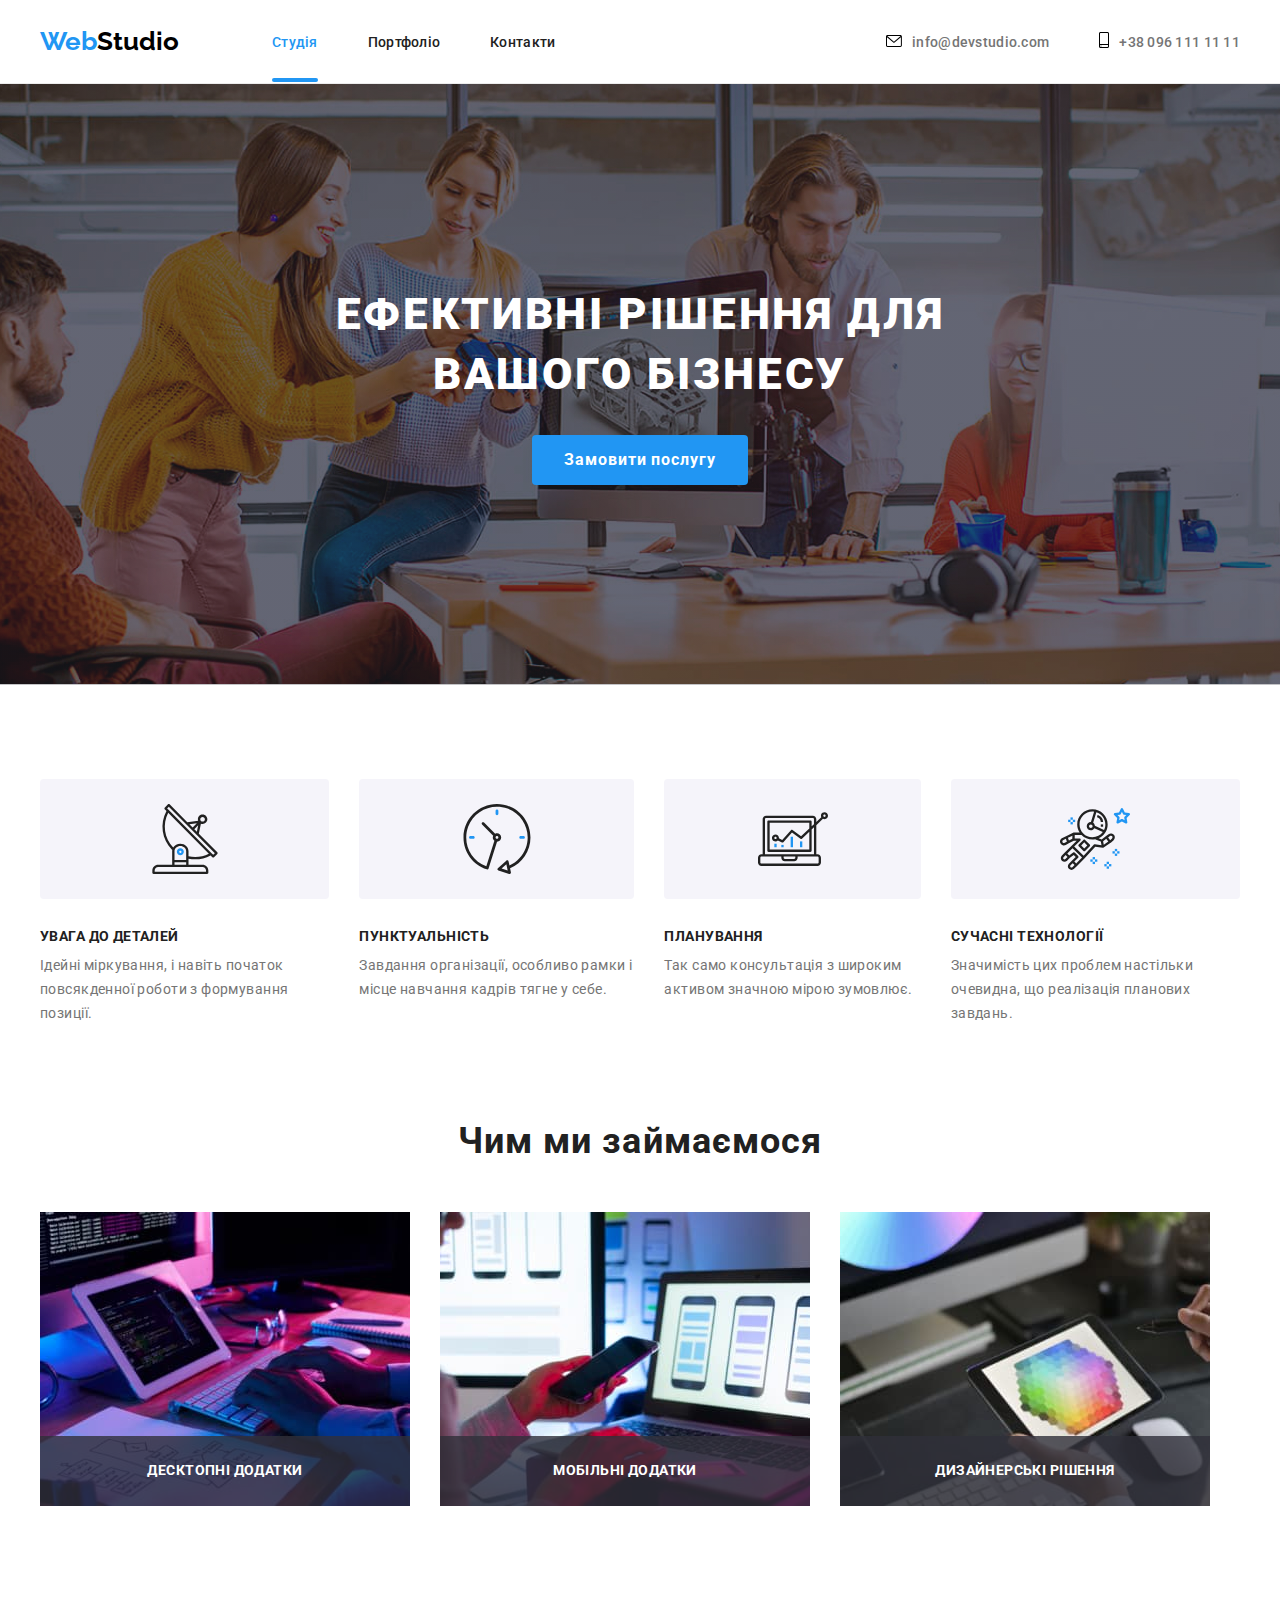
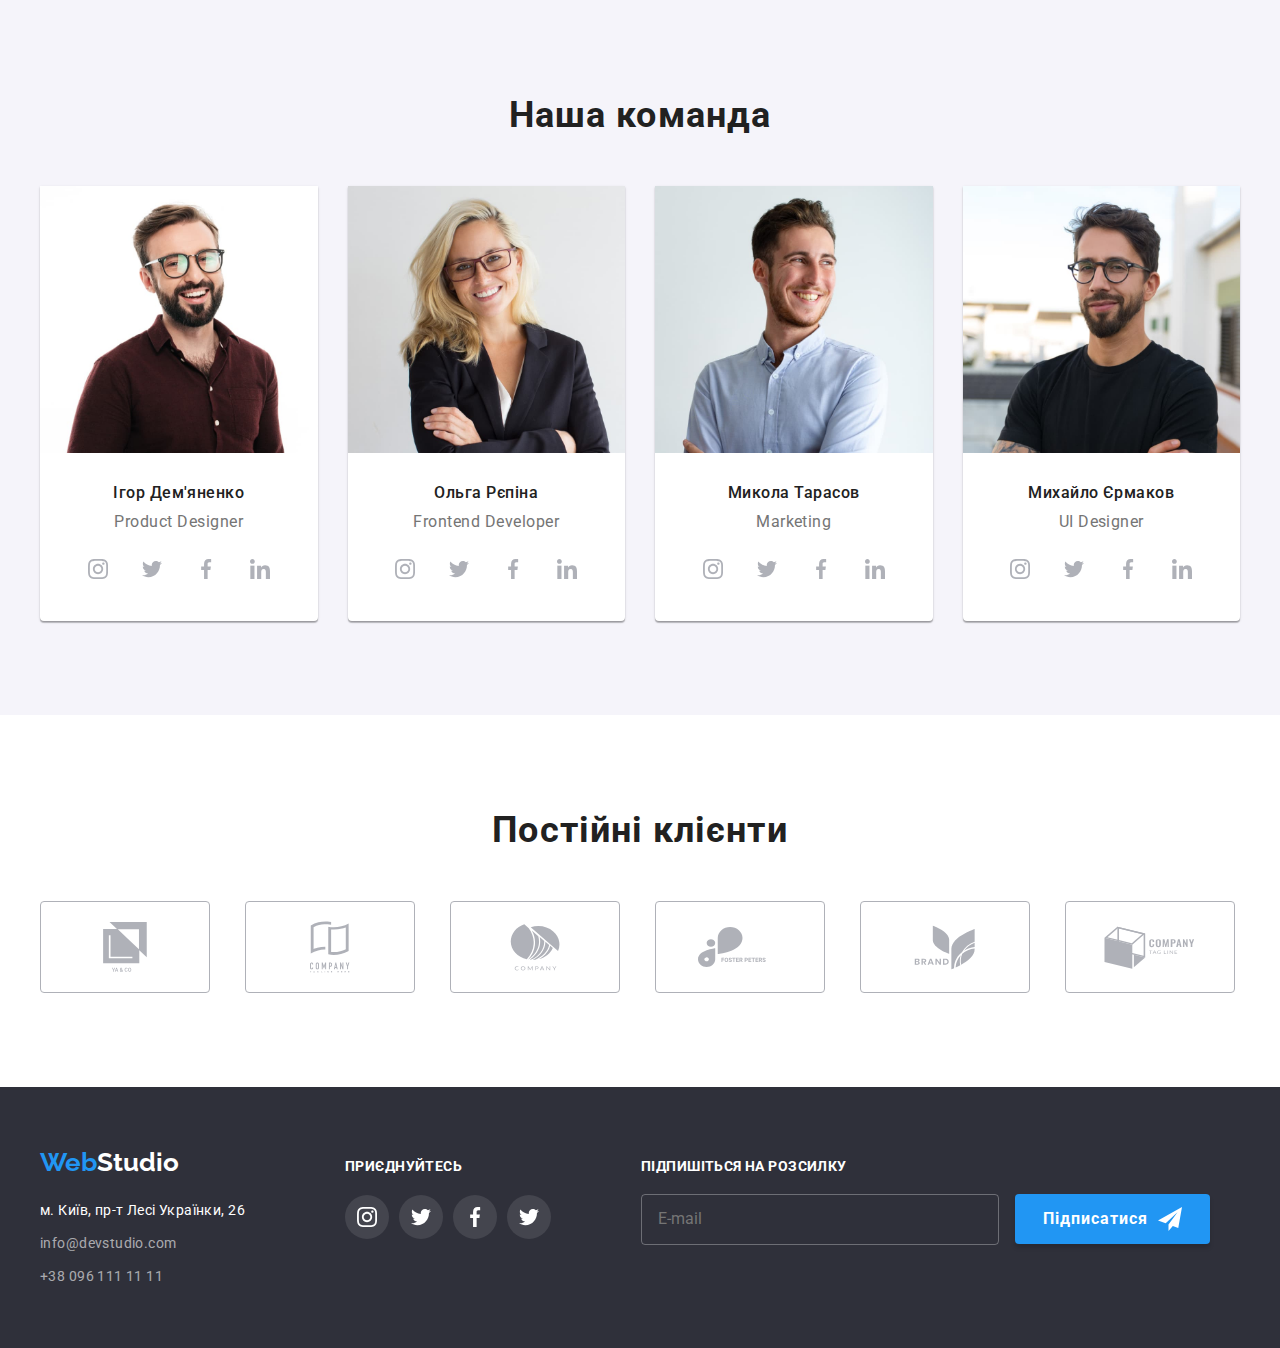
<file: index.html>
<!DOCTYPE html>
<html lang="uk">
  <head>
    <meta charset="UTF-8" />
    <meta http-equiv="X-UA-Compatible" content="IE=edge" />
    <meta name="viewport" content="width=device-width, initial-scale=1.0" />
    <link rel="stylesheet" href="./css/modern-normalize.css" />
    <link rel="preconnect" href="https://fonts.googleapis.com" />
    <link rel="preconnect" href="https://fonts.gstatic.com" crossorigin />
    <link
      href="https://fonts.googleapis.com/css2?family=Raleway:wght@700&family=Roboto:wght@400;500;700;900&display=swap"
      rel="stylesheet"
    />
    <link rel="stylesheet" href="./css/styles.css" />
    <title>Home</title>
  </head>
    <header class="header">
      <div class="container">
        <div class="header-container">
          <a class="header-logo" href="#"><span>Web</span>Studio</a>
          <nav class="navigation">
            <ul class="main-menu">
              <li class="navigation-link current"><a href="#">Студія</a></li>
              <li class="navigation-link">
                <a href="./portfolio.html">Портфоліо</a>
              </li>
              <li class="navigation-link"><a href="#">Контакти</a></li>
            </ul>
          </nav>
          <ul class="header-information">
            <li class="header-mail">
              <a href="mailto:info@devstudio.com">
                <span>
                  <svg width="16" height="12">
                    <use href="./images/icons.svg#icon-mail"></use>
                  </svg>
                </span>
                info@devstudio.com</a
              >
            </li>
            <li class="header-phone">
              <a href="tel:380961111111">
                <span>
                  <svg width="10" height="16">
                    <use href="./images/icons.svg#icon-smartphone"></use>
                  </svg>
                </span>
                +38 096 111 11 11
              </a>
            </li>
          </ul>
        </div>
      </div>
    </header>
    <main>
      <section class="section hero-section">
        <div class="container">
          <h1>Ефективні рішення для <br />вашого бізнесу</h1>
          <button class="hero-button" type="button" data-modal-open>Замовити послугу</button>
        </div>
      </section>
      <section class="section benefits-section">
        <div class="container">
          <h2 class="visually-hidden">Наші переваги</h2>
          <ul class="benefits-list">
            <li class="benefits-item icon-antena">
              <h3>УВАГА ДО ДЕТАЛЕЙ</h3>
              <p>
                Ідейні міркування, і навіть початок повсякденної роботи з
                формування позиції.
              </p>
            </li>
            <li class="benefits-item icon-clock">
              <h3>ПУНКТУАЛЬНІСТЬ</h3>
              <p>
                Завдання організації, особливо рамки і місце навчання кадрів
                тягне у себе.
              </p>
            </li>
            <li class="benefits-item icon-diagram">
              <h3>ПЛАНУВАННЯ</h3>
              <p>
                Так само консультація з широким активом значною мірою зумовлює.
              </p>
            </li>
            <li class="benefits-item icon-astronaut">
              <h3>СУЧАСНІ ТЕХНОЛОГІЇ</h3>
              <p>
                Значимість цих проблем настільки очевидна, що реалізація
                планових завдань.
              </p>
            </li>
          </ul>
        </div>
      </section>
      <section class="section about-section">
        <div class="container">
          <h2>Чим ми займаємося</h2>
          <ul class="about-list">
            <li class="about-item">
              <img
                src="./images/img-2.jpg"
                width="370"
                height="294"
                alt="Робочий процес"
              />
              <p class="about-text">Десктопні додатки</p>
            </li>
            <li class="about-item">
              <img
                src="./images/img-1.jpg"
                width="370"
                height="294"
                alt="Робота з ноутбуком"
              />
              <p class="about-text">Мобільні додатки</p>
            </li>
            <li class="about-item">
              <img
                src="./images/img-3.jpg"
                width="370"
                height="294"
                alt="Робота із планшетом"
              />
              <p class="about-text">Дизайнерські рішення</p>
            </li>
          </ul>
        </div>
      </section>
      <section class="section team-section">
        <div class="container">
          <h2>Наша команда</h2>
          <ul class="team-list">
            <li class="team-item">
              <img
                src="./images/person-1.jpg"
                width="270"
                height="260"
                alt="Ігор Дем'яненко"
              />
              <div class="team-text">
                <h3>Ігор Дем'яненко</h3>
                <p>Product Designer</p>
                <ul class="social-link-list">
                  <li class="socia-link-item">
                    <a href="#" class="social-instagram">
                      <svg width="20" height="20">
                        <use href="./images/icons.svg#icon-instagram"></use>
                      </svg>
                    </a>
                  </li>
                  <li class="socia-link-item">
                    <a href="#" class="social-twitter">
                      <svg width="20" height="20">
                        <use href="./images/icons.svg#icon-twitter"></use>
                      </svg>
                    </a>
                  </li>
                  <li class="socia-link-item">
                    <a href="#" class="social-facebook">
                      <svg width="20" height="20">
                        <use href="./images/icons.svg#icon-facebook"></use>
                      </svg>
                    </a>
                  </li>
                  <li class="socia-link-item">
                    <a href="#" class="social-linkedin">
                      <svg width="20" height="20">
                        <use href="./images/icons.svg#icon-linkedin"></use>
                      </svg>
                    </a>
                  </li>
                </ul>
              </div>
            </li>
            <li class="team-item">
              <img
                src="./images/person-2.jpg"
                width="270"
                height="260"
                alt="Ольга Рєпіна"
              />
              <div class="team-text">
                <h3>Ольга Рєпіна</h3>
                <p>Frontend Developer</p>
                <ul class="social-link-list">
                  <li class="socia-link-item">
                    <a href="#" class="social-instagram">
                      <svg width="20" height="20">
                        <use href="./images/icons.svg#icon-instagram"></use>
                      </svg>
                    </a>
                  </li>
                  <li class="socia-link-item">
                    <a href="#" class="social-twitter">
                      <svg width="20" height="20">
                        <use href="./images/icons.svg#icon-twitter"></use>
                      </svg>
                    </a>
                  </li>
                  <li class="socia-link-item">
                    <a href="#" class="social-facebook">
                      <svg width="20" height="20">
                        <use href="./images/icons.svg#icon-facebook"></use>
                      </svg>
                    </a>
                  </li>
                  <li class="socia-link-item">
                    <a href="#" class="social-linkedin">
                      <svg width="20" height="20">
                        <use href="./images/icons.svg#icon-linkedin"></use>
                      </svg>
                    </a>
                  </li>
                </ul>
              </div>
            </li>
            <li class="team-item">
              <img
                src="./images/person-3.jpg"
                width="270"
                height="260"
                alt="Микола Тарасов"
              />
              <div class="team-text">
                <h3>Микола Тарасов</h3>
                <p>Marketing</p>
                <ul class="social-link-list">
                  <li class="socia-link-item">
                    <a href="#" class="social-instagram">
                      <svg width="20" height="20">
                        <use href="./images/icons.svg#icon-instagram"></use>
                      </svg>
                    </a>
                  </li>
                  <li class="socia-link-item">
                    <a href="#" class="social-twitter">
                      <svg width="20" height="20">
                        <use href="./images/icons.svg#icon-twitter"></use>
                      </svg>
                    </a>
                  </li>
                  <li class="socia-link-item">
                    <a href="#" class="social-facebook">
                      <svg width="20" height="20">
                        <use href="./images/icons.svg#icon-facebook"></use>
                      </svg>
                    </a>
                  </li>
                  <li class="socia-link-item">
                    <a href="#" class="social-linkedin">
                      <svg width="20" height="20">
                        <use href="./images/icons.svg#icon-linkedin"></use>
                      </svg>
                    </a>
                  </li>
                </ul>
              </div>
            </li>
            <li class="team-item">
              <img
                src="./images/person-4.jpg"
                width="270"
                height="260"
                alt="Михайло Єрмаков"
              />
              <div class="team-text">
                <h3>Михайло Єрмаков</h3>
                <p>UI Designer</p>
                <ul class="social-link-list">
                  <li class="socia-link-item">
                    <a href="#" class="social-instagram">
                      <svg width="20" height="20">
                        <use href="./images/icons.svg#icon-instagram"></use>
                      </svg>
                    </a>
                  </li>
                  <li class="socia-link-item">
                    <a href="#" class="social-twitter">
                      <svg width="20" height="20">
                        <use href="./images/icons.svg#icon-twitter"></use>
                      </svg>
                    </a>
                  </li>
                  <li class="socia-link-item">
                    <a href="#" class="social-facebook">
                      <svg width="20" height="20">
                        <use href="./images/icons.svg#icon-facebook"></use>
                      </svg>
                    </a>
                  </li>
                  <li class="socia-link-item">
                    <a href="#" class="social-linkedin">
                      <svg width="20" height="20">
                        <use href="./images/icons.svg#icon-linkedin"></use>
                      </svg>
                    </a>
                  </li>
                </ul>
              </div>
            </li>
          </ul>
        </div>
      </section>
      <section class="section client-section">
        <div class="container">
          <h2>Постійні клієнти</h2>
          <ul class="clients-list">
            <li class="clients-item">
              <a href="" class="clients-link">
                <svg width="50" height="50">
                  <use href="./images/icons.svg#icon-clients-1"></use>
                </svg>
              </a>
            </li>
            <li class="clients-item">
              <a href="" class="clients-link">
                <svg width="40" height="52">
                  <use href="./images/icons.svg#icon-clients-2"></use>
                </svg>
              </a>
            </li>
            <li class="clients-item">
              <a href="" class="clients-link">
                <svg width="50" height="50">
                  <use href="./images/icons.svg#icon-clients-3"></use>
                </svg>
              </a>
            </li>
            <li class="clients-item">
              <a href="" class="clients-link">
                <svg width="84" height="50">
                  <use href="./images/icons.svg#icon-clients-4"></use>
                </svg>
              </a>
            </li>
            <li class="clients-item">
              <a href="" class="clients-link">
                <svg width="62" height="45">
                  <use href="./images/icons.svg#icon-clients-5"></use>
                </svg>
              </a>
            </li>
            <li class="clients-item">
              <a href="" class="clients-link">
                <svg width="93" height="43">
                  <use href="./images/icons.svg#icon-clients-6"></use>
                </svg>
              </a>
            </li>
          </ul>
        </div>
      </section>
    </main>
    <footer class="footer">
      <div class="container">
        <div class="footer-container">
          <div class="footer-adress">
            <a class="header-logo footer" href="./index.html"
              ><span>Web</span>Studio</a
            >
            <address>
              <ul class="footer-contacts">
                <li>
                  <a
                    class="footer-address"
                    href="https://goo.gl/maps/CPtrU1FHBa2aNyZL9"
                    target="_blank"
                    rel="noopener noreferrer nofollow"
                    >м. Київ, пр-т Лесі Українки, 26</a
                  >
                </li>
                <li class="footer-mail">
                  <a href="mailto:info@devstudio.com">info@devstudio.com</a>
                </li>
                <li class="footer-phone">
                  <a href="tel:380961111111">+38 096 111 11 11</a>
                </li>
              </ul>
            </address>
          </div>
          <div class="footer-socials-block">
            <p class="social-footer-title">приєднуйтесь</p>
            <ul class="social-footer-list">
              <li class="social-footer-item">
                <a href="#" class="social-footer-link">
                  <svg width="20" height="20">
                    <use href="./images/icons.svg#icon-instagram"></use>
                  </svg>
                </a>
              </li>
              <li class="social-footer-item">
                <a href="#" class="social-footer-link">
                  <svg width="20" height="20">
                    <use href="./images/icons.svg#icon-twitter"></use>
                  </svg>
                </a>
              </li>
              <li class="social-footer-item">
                <a href="#" class="social-footer-link">
                  <svg width="20" height="20">
                    <use href="./images/icons.svg#icon-facebook"></use>
                  </svg>
                </a>
              </li>
              <li class="social-footer-item">
                <a href="#" class="social-footer-link">
                  <svg width="20" height="20">
                    <use href="./images/icons.svg#icon-twitter"></use>
                  </svg>
                </a>
              </li>
            </ul>
          </div>
          <div class="footer-email-block">
            <p class="footer-email-title">Підпишіться на розсилку</p>
            <form name="contact-form-footer" autocomplete="off">
              <div class="footer-form-input">
                <input class="footer-input-email" type="email" placeholder="E-mail">
                <button class="footer-form-button" type="submit">
                    Підписатися
                    <svg width="24" height="24">
                      <use href="./images/icons.svg#icon-send"></use>
                    </svg>
                </button>
              </div>
            </form>
          </div>
        </div>
      </div>
    </footer>
    <div class="backdrop is-hidden" data-modal>
      <div class="modal">
        <button type="button" class="modal-button" data-modal-close>
          <svg width="11" height="11">
            <use href="./images/icons.svg#icon-close"></use>
          </svg>
        </button>
        <h2 class="modal-title">Залиште свої дані, ми вам передзвонимо</h2>
        <form name="contact-form" autocomplete="off">
          <div class="form-input">
            <label for="person-name" class="form-label">Ім'я</label>
            <div class="input-wrapper">
            <input type="text" id="person-name" class="input">
            <svg class="input-icon" width="18" height="18">
              <use href="./images/icons.svg#icon-person"></use>
            </svg>
          </div>
          </div>
          <div class="form-input">
            <label for="person-phone" class="form-label">Телефон</label>
            <div class="input-wrapper">
            <input type="tel" id="person-phone" class="input">
            <svg class="input-icon" width="18" height="18">
              <use href="./images/icons.svg#icon-phone"></use>
            </svg>
          </div>
          </div>
          <div class="form-input">
            <label for="person-mail" class="form-label">Пошта</label>
            <div class="input-wrapper">
            <input type="email" id="person-mail" class="input">
            <svg class="input-icon mail" width="18" height="18">
              <use href="./images/icons.svg#icon-email-modal"></use>
            </svg>
          </div>
          </div>
          <div class="form-textarea">
            <label for="person-coment" class="form-label">Коментар</label>
            <textarea id="person-coment" class="textarea" name="person-coment" placeholder="Введіть текст"></textarea>
          </div>
          <div class="form-checkbox">
            <input
            class="checkbox visually-hidden"
            id="terms-checkbox"
            type="checkbox"
            name="terms-checkbox"
          />
          <span class="icon"></span>
          <label class="checkbox-label" for="terms-checkbox">
            Погоджуюся з розсилкою та приймаю
            <a href="#">Умови договору</a>
          </label>
          </div>
          <button class="form-button" type="submit">
            Відправити
          </button>
        </form>
      </div>
    </div>
    <script src="./js/modal.js"></script>
  </body>
</html>
</file>
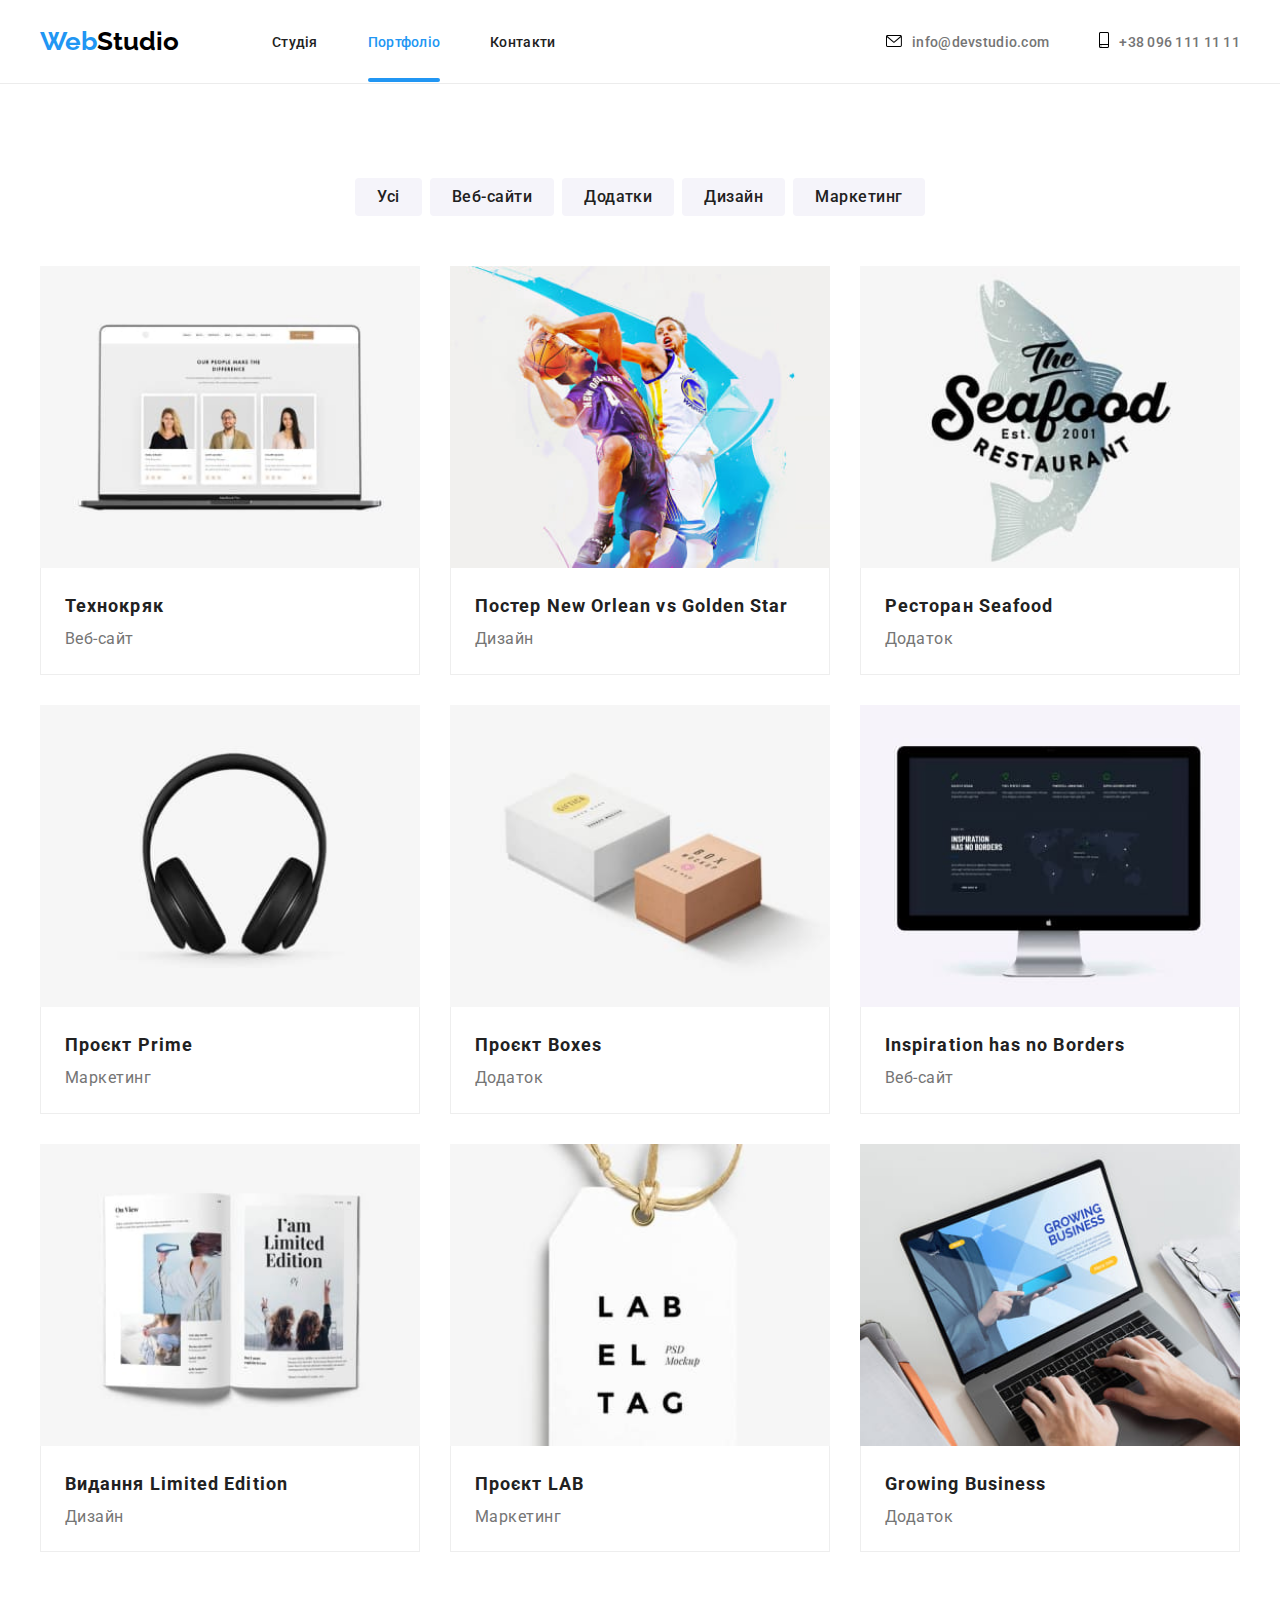
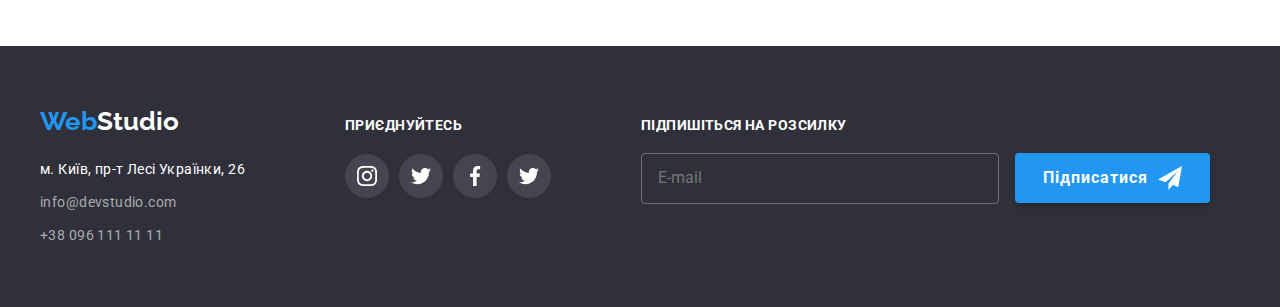
<file: portfolio.html>
<!DOCTYPE html>
<html lang="uk">
  <head>
    <meta charset="UTF-8" />
    <meta http-equiv="X-UA-Compatible" content="IE=edge" />
    <meta name="viewport" content="width=device-width, initial-scale=1.0" />
    <link rel="stylesheet" href="./css/modern-normalize.css" />
    <link rel="preconnect" href="https://fonts.googleapis.com" />
    <link rel="preconnect" href="https://fonts.gstatic.com" crossorigin />
    <link
      href="https://fonts.googleapis.com/css2?family=Raleway:wght@700&family=Roboto:wght@400;500;700;900&display=swap"
      rel="stylesheet"
    />
    <link rel="stylesheet" href="./css/styles.css" />
    <title>Portfolio</title>
  </head>
  <body>
    <header class="header">
      <div class="container">
        <div class="header-container">
          <a class="header-logo" href="./index.html"><span>Web</span>Studio</a>
          <nav class="navigation">
            <ul class="main-menu">
              <li class="navigation-link"><a href="./index.html">Студія</a></li>
              <li class="navigation-link current"><a href="#">Портфоліо</a></li>
              <li class="navigation-link"><a href="#">Контакти</a></li>
            </ul>
          </nav>
          <ul class="header-information">
            <li class="header-mail">
              <a href="mailto:info@devstudio.com">
                <span>
                  <svg width="16" height="12">
                    <use href="./images/icons.svg#icon-mail"></use>
                  </svg>
                </span>
                info@devstudio.com</a
              >
            </li>
            <li class="header-phone">
              <a href="tel:380961111111">
                <span>
                  <svg width="10" height="16">
                    <use href="./images/icons.svg#icon-smartphone"></use>
                  </svg>
                </span>
                +38 096 111 11 11
              </a>
            </li>
          </ul>
        </div>
      </div>
    </header>
    <main>
      <section class="section portfolio-section">
        <div class="container">
          <h1 class="visually-hidden">Портфоліо</h1>
          <ul class="portfolio-tabs">
            <li class="tabs-button"><button type="button">Усі</button></li>
            <li class="tabs-button">
              <button type="button">Веб-сайти</button>
            </li>
            <li class="tabs-button"><button type="button">Додатки</button></li>
            <li class="tabs-button"><button type="button">Дизайн</button></li>
            <li class="tabs-button">
              <button type="button">Маркетинг</button>
            </li>
          </ul>
          <ul class="portfolio-items">
            <li class="portfolio-item">
              <a href="#" class="portfolio-link">
                <div class="portfolio-image-box">
                  <img
                    src="./images/tehnokriak.jpg"
                    alt="Технокряк"
                    width="370"
                    height="294"
                  />
                  <p class="portfolio-image-text">
                    Ресурс пропонує комплексні пропозиції з різним рівнем
                    функціоналу та сервісів. Все це дозволить відвідувачу
                    отримати вичерпні відомості про компанію чи приватну особу.
                  </p>
                </div>
                <div class="portfolio-text">
                  <h3>Технокряк</h3>
                  <p>Веб-сайт</p>
                </div>
              </a>
            </li>
            <li class="portfolio-item">
              <a href="#" class="portfolio-link">
                <div class="portfolio-image-box">
                  <img
                    src="./images/neworlean.jpg"
                    alt="Постер New Orlean vs Golden Star"
                    width="370"
                    height="294"
                  />
                  <p class="portfolio-image-text">
                    Ресурс пропонує комплексні пропозиції з різним рівнем
                    функціоналу та сервісів. Все це дозволить відвідувачу
                    отримати вичерпні відомості про компанію чи приватну особу.
                  </p>
                </div>
                <div class="portfolio-text">
                  <h3>Постер New Orlean vs Golden Star</h3>
                  <p>Дизайн</p>
                </div>
              </a>
            </li>
            <li class="portfolio-item">
              <a href="#" class="portfolio-link"
                ><div class="portfolio-image-box">
                  <img
                    src="./images/seafood.jpg"
                    alt="Ресторан Seafood"
                    width="370"
                    height="294"
                  />
                  <p class="portfolio-image-text">
                    Ресурс пропонує комплексні пропозиції з різним рівнем
                    функціоналу та сервісів. Все це дозволить відвідувачу
                    отримати вичерпні відомості про компанію чи приватну особу.
                  </p>
                </div>
                <div class="portfolio-text">
                  <h3>Ресторан Seafood</h3>
                  <p>Додаток</p>
                </div>
              </a>
            </li>
            <li class="portfolio-item">
              <a href="#" class="portfolio-link"
                ><div class="portfolio-image-box">
                  <img
                    src="./images/prime.jpg"
                    alt="Проєкт Prime"
                    width="370"
                    height="294"
                  />
                  <p class="portfolio-image-text">
                    Ресурс пропонує комплексні пропозиції з різним рівнем
                    функціоналу та сервісів. Все це дозволить відвідувачу
                    отримати вичерпні відомості про компанію чи приватну особу.
                  </p>
                </div>
                <div class="portfolio-text">
                  <h3>Проєкт Prime</h3>
                  <p>Маркетинг</p>
                </div>
              </a>
            </li>
            <li class="portfolio-item">
              <a href="#" class="portfolio-link"
                ><div class="portfolio-image-box">
                  <img
                    src="./images/boxes.jpg"
                    alt="Проєкт Boxes"
                    width="370"
                    height="294"
                  />
                  <p class="portfolio-image-text">
                    Ресурс пропонує комплексні пропозиції з різним рівнем
                    функціоналу та сервісів. Все це дозволить відвідувачу
                    отримати вичерпні відомості про компанію чи приватну особу.
                  </p>
                </div>
                <div class="portfolio-text">
                  <h3>Проєкт Boxes</h3>
                  <p>Додаток</p>
                </div>
              </a>
            </li>
            <li class="portfolio-item">
              <a href="#" class="portfolio-link"
                ><div class="portfolio-image-box">
                  <img
                    src="./images/inspiration.jpg"
                    alt="Веб-сайт Inspiration has no Borders"
                    width="370"
                    height="294"
                  />
                  <p class="portfolio-image-text">
                    Ресурс пропонує комплексні пропозиції з різним рівнем
                    функціоналу та сервісів. Все це дозволить відвідувачу
                    отримати вичерпні відомості про компанію чи приватну особу.
                  </p>
                </div>
                <div class="portfolio-text">
                  <h3>Inspiration has no Borders</h3>
                  <p>Веб-сайт</p>
                </div>
              </a>
            </li>
            <li class="portfolio-item">
              <a href="#" class="portfolio-link"
                ><div class="portfolio-image-box">
                  <img
                    src="./images/limitededition.jpg"
                    alt="Видання Limited Edition"
                    width="370"
                    height="294"
                  />
                  <p class="portfolio-image-text">
                    Ресурс пропонує комплексні пропозиції з різним рівнем
                    функціоналу та сервісів. Все це дозволить відвідувачу
                    отримати вичерпні відомості про компанію чи приватну особу.
                  </p>
                </div>
                <div class="portfolio-text">
                  <h3>Видання Limited Edition</h3>
                  <p>Дизайн</p>
                </div>
              </a>
            </li>
            <li class="portfolio-item">
              <a href="#" class="portfolio-link"
                ><div class="portfolio-image-box">
                  <img
                    src="./images/lab.jpg"
                    alt="Проєкт LAB"
                    width="370"
                    height="294"
                  />
                  <p class="portfolio-image-text">
                    Ресурс пропонує комплексні пропозиції з різним рівнем
                    функціоналу та сервісів. Все це дозволить відвідувачу
                    отримати вичерпні відомості про компанію чи приватну особу.
                  </p>
                </div>
                <div class="portfolio-text">
                  <h3>Проєкт LAB</h3>
                  <p>Маркетинг</p>
                </div>
              </a>
            </li>
            <li class="portfolio-item">
              <a href="#" class="portfolio-link"
                ><div class="portfolio-image-box">
                  <img
                    src="./images/growing.jpg"
                    alt="Growing Business"
                    width="370"
                    height="294"
                  />
                  <p class="portfolio-image-text">
                    Ресурс пропонує комплексні пропозиції з різним рівнем
                    функціоналу та сервісів. Все це дозволить відвідувачу
                    отримати вичерпні відомості про компанію чи приватну особу.
                  </p>
                </div>
                <div class="portfolio-text">
                  <h3>Growing Business</h3>
                  <p>Додаток</p>
                </div>
              </a>
            </li>
          </ul>
        </div>
      </section>
    </main>
    <footer class="footer">
      <div class="container">
        <div class="footer-container">
          <div class="footer-adress">
            <a class="header-logo footer" href="./index.html"
              ><span>Web</span>Studio</a
            >
            <address>
              <ul class="footer-contacts">
                <li>
                  <a
                    class="footer-address"
                    href="https://goo.gl/maps/CPtrU1FHBa2aNyZL9"
                    target="_blank"
                    rel="noopener noreferrer nofollow"
                    >м. Київ, пр-т Лесі Українки, 26</a
                  >
                </li>
                <li class="footer-mail">
                  <a href="mailto:info@devstudio.com">info@devstudio.com</a>
                </li>
                <li class="footer-phone">
                  <a href="tel:380961111111">+38 096 111 11 11</a>
                </li>
              </ul>
            </address>
          </div>
          <div class="footer-socials-block">
            <p class="social-footer-title">приєднуйтесь</p>
            <ul class="social-footer-list">
              <li class="social-footer-item">
                <a href="#" class="social-footer-link">
                  <svg width="20" height="20">
                    <use href="./images/icons.svg#icon-instagram"></use>
                  </svg>
                </a>
              </li>
              <li class="social-footer-item">
                <a href="#" class="social-footer-link">
                  <svg width="20" height="20">
                    <use href="./images/icons.svg#icon-twitter"></use>
                  </svg>
                </a>
              </li>
              <li class="social-footer-item">
                <a href="#" class="social-footer-link">
                  <svg width="20" height="20">
                    <use href="./images/icons.svg#icon-facebook"></use>
                  </svg>
                </a>
              </li>
              <li class="social-footer-item">
                <a href="#" class="social-footer-link">
                  <svg width="20" height="20">
                    <use href="./images/icons.svg#icon-twitter"></use>
                  </svg>
                </a>
              </li>
            </ul>
          </div>
          <div class="footer-email-block">
            <p class="footer-email-title">Підпишіться на розсилку</p>
            <form name="contact-form-footer" autocomplete="off">
              <div class="footer-form-input">
                <input
                  class="footer-input-email"
                  type="email"
                  placeholder="E-mail"
                />
                <button class="footer-form-button" type="submit">
                  Підписатися
                  <svg width="24" height="24">
                    <use href="./images/icons.svg#icon-send"></use>
                  </svg>
                </button>
              </div>
            </form>
          </div>
        </div>
      </div>
    </footer>
  </body>
</html>
</file>
<file: css/styles.css>
:root {
  --primary-text-color: #757575;
  --hover-color: #2196f3;
  --bacground-color: #fffff;
  --titles-color: #212121;
  --primary-white-color: #ffffff;
  --transition-function: cubic-bezier(0.4, 0, 0.2, 1);
}
body {
  font-family: "Roboto", sans-serif;
  font-size: 16px;
  font-weight: 400;
  color: var(--primary-text-color);
  background-color: var(--bacground-color);
}
a {
  text-decoration: none;
  color: inherit;
  cursor: pointer;
}
img {
  display: block;
  max-width: 100%;
  height: auto;
}
h1,
h2,
h3,
h4,
h5,
h6,
p,
ul {
  margin: 0;
  padding: 0;
}
li {
  list-style: none;
}
.container {
  max-width: 1200px;
  margin-left: auto;
  margin-right: auto;
}
.section {
  padding: 94px 0;
}
/* header start */
.header {
  border-bottom: 1px solid #ececec;
}
.header-container {
  display: flex;
  align-items: center;
}
.header-logo {
  font-family: "Raleway", sans-serif;
  font-weight: 700;
  font-size: 26px;
  line-height: 1.2;
  color: #000000;
}
.header-logo span {
  color: #2196f3;
}
.main-menu {
  padding-left: 0;
  margin-left: 93px;
  display: flex;
}
.navigation-link + .navigation-link {
  margin-left: 50px;
}
.navigation .navigation-link a {
  display: block;
  padding: 32px 0;
  font-weight: 500;
  font-size: 14px;
  line-height: 1.15;
  letter-spacing: 0.02em;
  color: #212121;
  transition: color;
  transition-duration: 250ms;
  transition-timing-function: var(--transition-function);
  position: relative;
}
.navigation .navigation-link a::after {
  content: "";
  opacity: 0;
  position: absolute;
  bottom: 0;
  left: 0;
  width: 100%;
  height: 4px;
  background-color: #2196f3;
  border-radius: 2px;
  transition: opacity;
  transition-duration: 250ms;
  transition-timing-function: var(--transition-function);
}
.navigation .navigation-link a:hover:after {
  opacity: 1;
}
.navigation .navigation-link.current a {
  color: #2196f3;
}
.navigation .navigation-link.current a::after {
  content: "";
  position: absolute;
  opacity: 1;
  bottom: 0;
  left: 0;
  width: 100%;
  height: 4px;
  background-color: #2196f3;
  border-radius: 2px;
  transition: background-color;
  transition-duration: 250ms;
  transition-timing-function: var(--transition-function);
}
.navigation .navigation-link a:hover,
.navigation .navigation-link a:focus {
  color: var(--hover-color);
}
ul.header-information {
  margin-left: auto;
  display: flex;
  align-items: center;
}
.header-mail {
  margin-right: 50px;
}
.header-information .header-mail a,
.header-information .header-phone a {
  display: flex;
  align-items: center;
  padding: 32px 0;
  font-weight: 500;
  font-size: 14px;
  letter-spacing: 0.02em;
  line-height: 1.15;
  transition: color, fill;
  transition-duration: 250ms;
  transition-timing-function: var(--transition-function);
}
.header-information .header-mail a span,
.header-information .header-phone a span {
  margin-right: 10px;
}
.header-information .header-mail a span:hover,
.header-information .header-phone a span:focus {
  fill: currentColor;
}
.header-information a:hover,
.header-information a:focus {
  color: var(--hover-color);
  fill: currentColor;
}
/* end header */

/* hero-section section home page */
.section.hero-section {
  padding: 200px 0;
}
.hero-section {
  background-image: linear-gradient(
      to right,
      rgba(47, 48, 58, 0.4),
      rgba(47, 48, 58, 0.4)
    ),
    url("../images/background-image.jpg");
  background-position: center;
  background-repeat: no-repeat;
  background-size: auto;
  text-align: center;
}
.hero-section h1 {
  font-weight: 900;
  font-size: 44px;
  line-height: 1.37;
  color: var(--primary-white-color);
  text-transform: uppercase;
  letter-spacing: 0.06em;
}
.hero-button {
  margin-top: 30px;
  padding: 10px 32px;
  color: var(--primary-white-color);
  background-color: var(--hover-color);
  font-family: "Roboto", sans-serif;
  font-size: 16px;
  font-weight: 700;
  letter-spacing: 0.06em;
  line-height: 1.87;
  cursor: pointer;
  border: 0;
  border-radius: 4px;
  transition: background-color;
  transition-duration: 250ms;
  transition-timing-function: var(--transition-function);
}

.hero-button:hover,
.hero-button:focus {
  background-color: #188ce8;
}
/* end hero-section section home page */
/* start benefits cection */
section.benefits-section {
  padding-bottom: 0;
}
.visually-hidden {
  position: absolute;
  white-space: nowrap;
  width: 1px;
  height: 1px;
  overflow: hidden;
  border: 0;
  padding: 0;
  clip: rect(0 0 0 0);
  clip-path: inset(50%);
  margin: -1px;
}
.benefits-list {
  display: flex;
  gap: 30px;
}
.benefits-item {
  flex-basis: calc((100%-30px) / 4);
}
.benefits-list h3 {
  margin-top: 30px;
  color: var(--titles-color);
  font-weight: 700;
  line-height: 1.14;
  letter-spacing: 0.03em;
  font-size: 14px;
  text-transform: uppercase;
}
.benefits-list p {
  margin-top: 10px;
  line-height: 1.7;
  font-size: 14px;
  letter-spacing: 0.03em;
}
.benefits-item::before {
  content: "";
  display: block;
  height: 120px;
  background-size: auto;
  background-repeat: no-repeat;
  background-position: center;
  background-color: #f5f4fa;
  border-radius: 4px;
}
.icon-antena::before {
  background-image: url("../images/antenna.svg");
}
.icon-clock::before {
  background-image: url("../images/clock.svg");
}
.icon-diagram::before {
  background-image: url("../images/diagram.svg");
}
.icon-astronaut::before {
  background-image: url("../images/astronaut.svg");
}
/* end benefits cection */
/* start about section */
.about-list {
  display: flex;
  gap: 30px;
}
.about-item {
  flex-basis: calc((100%-30px) / 3);
  position: relative;
}
p.about-text {
  width: 100%;
  position: absolute;
  bottom: 0;
  display: block;
  left: 0;
  padding: 27px 0;
  text-align: center;
  font-weight: 700;
  font-size: 14px;
  line-height: 1.14;
  text-align: center;
  letter-spacing: 0.03em;
  text-transform: uppercase;
  color: var(--primary-white-color);
  background-color: rgba(47, 48, 58, 0.8);
}
.about-item img {
  width: 100%;
}
.about-section h2 {
  font-weight: 700;
  font-size: 36px;
  letter-spacing: 0.03em;
  line-height: 1.17;
  color: var(--titles-color);
  text-align: center;
  margin-bottom: 50px;
}
/* end about section */
/* start team section */
.team-section {
  background-color: #f5f4fa;
}
.team-section h2 {
  font-weight: 700;
  font-size: 36px;
  line-height: 1.17;
  letter-spacing: 0.03em;
  color: var(--titles-color);
  text-align: center;
  margin-bottom: 50px;
}
ul.team-list {
  display: flex;
  margin-left: calc(-1 * 30px);
}
.team-item {
  flex-basis: calc(100% / 3 - 30px);
  margin-left: 30px;
  box-shadow: 0px 1px 3px rgba(0, 0, 0, 0.12), 0px 1px 1px rgba(0, 0, 0, 0.14),
    0px 2px 1px rgba(0, 0, 0, 0.2);
  border-radius: 0px 0px 4px 4px;
}
li.team-item img {
  width: 100%;
}
.team-list li {
  background-color: var(--primary-white-color);
}
.team-list li h3 {
  font-weight: 500;
  font-size: 16px;
  letter-spacing: 0.03em;
  line-height: 1.19;
  color: var(--titles-color);
}
.team-list li p {
  line-height: 1.19;
  letter-spacing: 0.03em;
  margin-top: 10px;
}
.team-text {
  padding: 30px 0;
  text-align: center;
}
ul.social-link-list {
  display: flex;
  justify-content: center;
  align-items: center;
  gap: 10px;
  margin-top: 16px;
}
.socia-link-item a {
  fill: #afb1b8;
  display: flex;
  align-items: center;
  align-items: center;
  justify-content: center;
  width: 44px;
  height: 44px;
  border-radius: 50%;
  transition: background-color, fill, border-radius;
  transition-duration: 250ms;
  transition-timing-function: var(--transition-function);
}
.socia-link-item a:hover,
.socia-link-item a:focus {
  background-color: #188ce8;
  border-radius: 50%;
  fill: #ffffff;
}
/* end team section */

/* client-section start */

.client-section h2 {
  font-weight: 700;
  font-size: 36px;
  line-height: 1.17;
  letter-spacing: 0.03em;
  color: var(--titles-color);
  text-align: center;
  margin-bottom: 50px;
}

ul.clients-list {
  display: flex;
  flex-wrap: wrap;
  padding: 0;
  margin: 0;
  margin-left: calc(-1 * 30px);
}
.clients-item {
  flex-basis: calc(100% / 6 - 30px);
  margin-left: 30px;
}
.clients-item a {
  display: flex;
  align-items: center;
  justify-content: center;
  fill: #afb1b8;
  height: 92px;
  width: 170px;
  border: 1px solid #afb1b8;
  border-radius: 4px;
  transition: background-color, fill, border;
  transition-duration: 250ms;
  transition-timing-function: var(--transition-function);
}
.clients-item a:hover,
.clients-item a:focus {
  border-color: var(--hover-color);
  fill: var(--hover-color);
}

/* portfolio page srart */
ul.portfolio-tabs {
  display: flex;
  justify-content: center;
  margin-bottom: 50px;
}
.tabs-button + .tabs-button {
  margin-left: 8px;
}
.tabs-button button {
  font-family: "Roboto", sans-serif;
  font-weight: 500;
  font-size: 16px;
  letter-spacing: 0.03em;
  line-height: 1.62;
  color: var(--titles-color);
  background-color: #f5f4fa;
  cursor: pointer;
  padding: 6px 22px;
  border-radius: 4px;
  border: 0;
  transition: background-color, color, border-radius, box-shadow;
  transition-duration: 250ms;
  transition-timing-function: var(--transition-function);
}
.tabs-button button:hover,
.tabs-button button:focus {
  background-color: var(--hover-color);
  color: var(--primary-white-color);
  box-shadow: 0px 3px 1px rgba(0, 0, 0, 0.1), 0px 1px 2px rgba(0, 0, 0, 0.08),
    0px 2px 2px rgba(0, 0, 0, 0.12);
  border-radius: 4px;
}
ul.portfolio-items {
  display: flex;
  flex-wrap: wrap;
  padding: 0;
  margin: 0;
  margin-left: calc(-1 * 30px);
  margin-top: calc(-1 * 30px);
}
li.portfolio-item {
  flex-basis: calc(100% / 3 - 30px);
  margin-left: 30px;
  margin-top: 30px;
}
.portfolio-image-box {
  position: relative;
  overflow: hidden;
}
p.portfolio-image-text {
  position: absolute;
  top: 0;
  left: 0;
  width: 100%;
  height: 100%;
  font-size: 18px;
  line-height: 1.5;
  letter-spacing: 0.03em;
  color: var(--primary-white-color);
  background-color: rgba(33, 150, 243, 0.9);
  padding: 63px 24px;
  transform: translateY(100%);
  transition: transform 250ms;
}
.portfolio-link:hover p.portfolio-image-text {
  transform: translateY(0%);
}
li.portfolio-item img {
  width: 100%;
}
.portfolio-text {
  border: 1px solid #eeeeee;
  border-top: 0;
  padding: 20px 0;
  padding-left: 24px;
}
.portfolio-item h3 {
  font-weight: 700;
  font-size: 18px;
  letter-spacing: 0.06em;
  line-height: 2;
  color: var(--titles-color);
}
.portfolio-item p {
  line-height: 1.87;
  letter-spacing: 0.03em;
}
.portfolio-link {
  transition: box-shadow;
  transition-duration: 250ms;
  transition-timing-function: var(--transition-function);
}
.portfolio-link:hover,
.portfolio-link:focus {
  display: block;
  box-shadow: 0px 1px 1px rgba(0, 0, 0, 0.12), 0px 4px 4px rgba(0, 0, 0, 0.06),
    1px 4px 6px rgba(0, 0, 0, 0.16);
}
/* portfolio page end */
/* footer srart */
.footer {
  background-color: #2f303a;
  padding: 60px 0;
}
a.header-logo.footer {
  color: var(--primary-white-color);
}
address {
  margin-top: 20px;
  font-style: normal;
}
.footer-contacts li:not(:first-child) {
  margin-top: 9px;
}
.footer-address {
  font-size: 14px;
  line-height: 1.71;
  letter-spacing: 0.03em;
  color: var(--primary-white-color);
}
.footer-mail a,
.footer-phone a {
  font-size: 14px;
  letter-spacing: 0.03em;
  color: rgba(255, 255, 255, 0.6);
  line-height: 1.71;
  transition: color;
  transition-duration: 250ms;
  transition-timing-function: var(--transition-function);
}
.footer-mail a:hover,
.footer-phone a:hover,
.footer-mail a:focus,
.footer-phone a:focus {
  color: var(--hover-color);
}
.footer-container {
  display: flex;
  align-items: baseline;
}
.footer-socials-block {
  margin-left: 100px;
}
.social-footer-title {
  font-weight: 700;
  font-size: 14px;
  line-height: 1.14;
  letter-spacing: 0.03em;
  text-transform: uppercase;
  color: var(--primary-white-color);
}
.social-footer-list {
  display: flex;
  justify-content: center;
  align-items: center;
  gap: 10px;
  margin-top: 20px;
}
.social-footer-item a {
  background: rgba(255, 255, 255, 0.1);
  border-radius: 50%;
  padding: 12px;
  fill: var(--primary-white-color);
  display: flex;
  align-items: center;
  align-items: center;
  justify-content: center;
  width: 44px;
  height: 44px;
  transition: background-color, fill, border-radius;
  transition-duration: 250ms;
  transition-timing-function: var(--transition-function);
}
.social-footer-item a:hover,
.social-footer-item a:focus {
  background-color: var(--hover-color);
}
.footer-email-block {
  margin-left: 90px;
}
.footer-email-title {
  font-weight: 700;
  font-size: 14px;
  line-height: 16px;
  letter-spacing: 0.03em;
  text-transform: uppercase;
  color: #ffffff;
  margin-bottom: 20px;
}
.contact-form-footer {
  display: inline-flex;
}
.footer-input-email {
  width: 358px;
  background: transparent;
  border: 1px solid rgba(255, 255, 255, 0.3);
  border-radius: 4px;
  outline: none;
  cursor: pointer;
  color: var(--primary-white-color);
  padding: 15px 0 15px 16px;
  transition: border-color;
  transition-duration: 250ms;
  transition-timing-function: var(--transition-function);
}
.footer-input-email:focus {
  border: 1px solid #2196f3;
}
.footer-input-email:disabled {
  border-color: rgba(33, 33, 33, 0.2);
}
.footer-form-button {
  padding: 10px 28px;
  margin-left: 12px;
  background-color: var(--hover-color);
  box-shadow: 0px 4px 4px rgba(0, 0, 0, 0.15);
  border-radius: 4px;
  font-family: "Roboto";
  font-weight: 700;
  font-size: 16px;
  line-height: 30px;
  display: inline-flex;
  align-items: center;
  text-align: center;
  color: var(--primary-white-color);
  letter-spacing: 0.06em;
  border: 0;
  transition: background-color;
  transition-duration: 250ms;
  transition-timing-function: var(--transition-function);
  cursor: pointer;
}
.footer-form-button svg {
  margin-left: 10px;
  fill: var(--primary-white-color);
}
.footer-form-button:hover,
.footer-form-button:focus {
  background-color: #188ce8;
}
/* footer end */

/* modal */
.backdrop {
  position: fixed;
  top: 0;
  left: 0;
  width: 100%;
  height: 100%;
  z-index: 1;
  background-color: rgba(0, 0, 0, 0.2);
  transition: all;
  transition-duration: 250ms;
  transition-timing-function: var(--transition-function);
}
.is-hidden {
  opacity: 0;
  visibility: hidden;
  pointer-events: none;
}
.modal {
  position: absolute;
  left: 50%;
  top: 50%;
  transform: translate(-50%, -50%);
  width: 528px;
  height: 581px;
  padding: 40px;
  padding-bottom: 0px;
  background-color: var(--primary-white-color);
  transition: all;
  transition-duration: 250ms;
  transition-timing-function: var(--transition-function);
}
.modal .modal-button {
  position: absolute;
  right: 8px;
  top: 8px;
  display: flex;
  padding: 9px;
  background-color: transparent;
  border: 1px solid silver;
  border-radius: 47px;
  cursor: pointer;
  transition: background-color;
  transition-duration: 250ms;
  transition-timing-function: var(--transition-function);
}
.modal-title {
  font-weight: 700;
  font-size: 20px;
  line-height: 1.15;
  text-align: center;
  letter-spacing: 0.03em;
  color: var(--titles-color);
  margin-bottom: 2px;
}
.form-label {
  display: block;
  font-weight: 400;
  font-size: 12px;
  line-height: 1.16;
  letter-spacing: 0.01em;
  color: var(--primary-text-color);
  margin-bottom: 4px;
  margin-top: 10px;
}
.input-wrapper {
  position: relative;
}
.input {
  width: 100%;
  padding: 12px 12px 12px 40px;
  border: 1px solid rgba(33, 33, 33, 0.2);
  border-radius: 4px;
  outline: none;
  cursor: pointer;
  transition: border-color, fill;
  transition-duration: 250ms;
  transition-timing-function: var(--transition-function);
}
.input:focus {
  border: 1px solid #2196f3;
}
.input:disabled {
  border-color: rgba(33, 33, 33, 0.2);
}
.input-icon {
  position: absolute;
  top: 50%;
  left: 15px;
  transform: translateY(-50%);
  cursor: pointer;
}
.input:disabled + .input-icon {
  fill: lightgray;
}
.input:focus + .input-icon {
  fill: var(--hover-color);
}
.form-textarea {
  margin-bottom: 20px;
}
.textarea {
  width: 100%;
  height: 120px;
  padding: 12px 16px;
  border: 1px solid rgba(33, 33, 33, 0.2);
  border-radius: 4px;
  resize: none;
  outline: none;
  font-weight: 400;
  font-size: 12px;
  line-height: 1.16;
  letter-spacing: 0.01em;
  color: rgba(117, 117, 117, 0.5);
  transition: border-color;
  transition-duration: 250ms;
  transition-timing-function: var(--transition-function);
}

.textarea:focus {
  border-color: var(--hover-color);
}
.form-checkbox {
  margin-bottom: 30px;
}
.checkbox {
  appearance: none;
}
.checkbox-label {
  position: relative;
  padding-left: 7px;
  font-weight: 400;
  font-size: 14px;
  line-height: 24px;
  letter-spacing: 0.03em;
  color: var(--primary-text-color);
  cursor: pointer;
}
.checkbox-label a {
  color: var(--hover-color);
  text-decoration: underline;
}

.checkbox:checked + .icon {
  border-color: transparent;
  background-color: #188ce8;
  background-image: url("../images/checkbox.svg");
  background-size: contain;
  background-origin: content-box;
  background-position: center;
  background-repeat: no-repeat;
}
.icon {
  display: inline-block;
  width: 16px;
  height: 15px;
  margin-left: 10px;
  border: 2px solid #212121;
  border-radius: 4px;
}
.form-checkbox {
  display: inline-flex;
  align-items: center;
}
.form-button {
  margin: 0 auto;
  display: block;
  margin: 0 auto;
  padding: 10px 52px;
  background-color: var(--hover-color);
  font-family: "Roboto";
  font-style: normal;
  font-weight: 700;
  font-size: 16px;
  line-height: 30px;
  display: flex;
  align-items: center;
  text-align: center;
  letter-spacing: 0.06em;
  color: #ffffff;
  border: 0;
  border-radius: 4px;
  transition: box-shadow;
  transition-duration: 250ms;
  transition-timing-function: var(--transition-function);
  cursor: pointer;
}
.form-button:hover,
.form-button:focus {
  box-shadow: 0px 4px 4px rgba(0, 0, 0, 0.15);
}
.modal-button:hover svg,
.modal-button:focus svg {
  fill: var(--hover-color);
}
</file>
